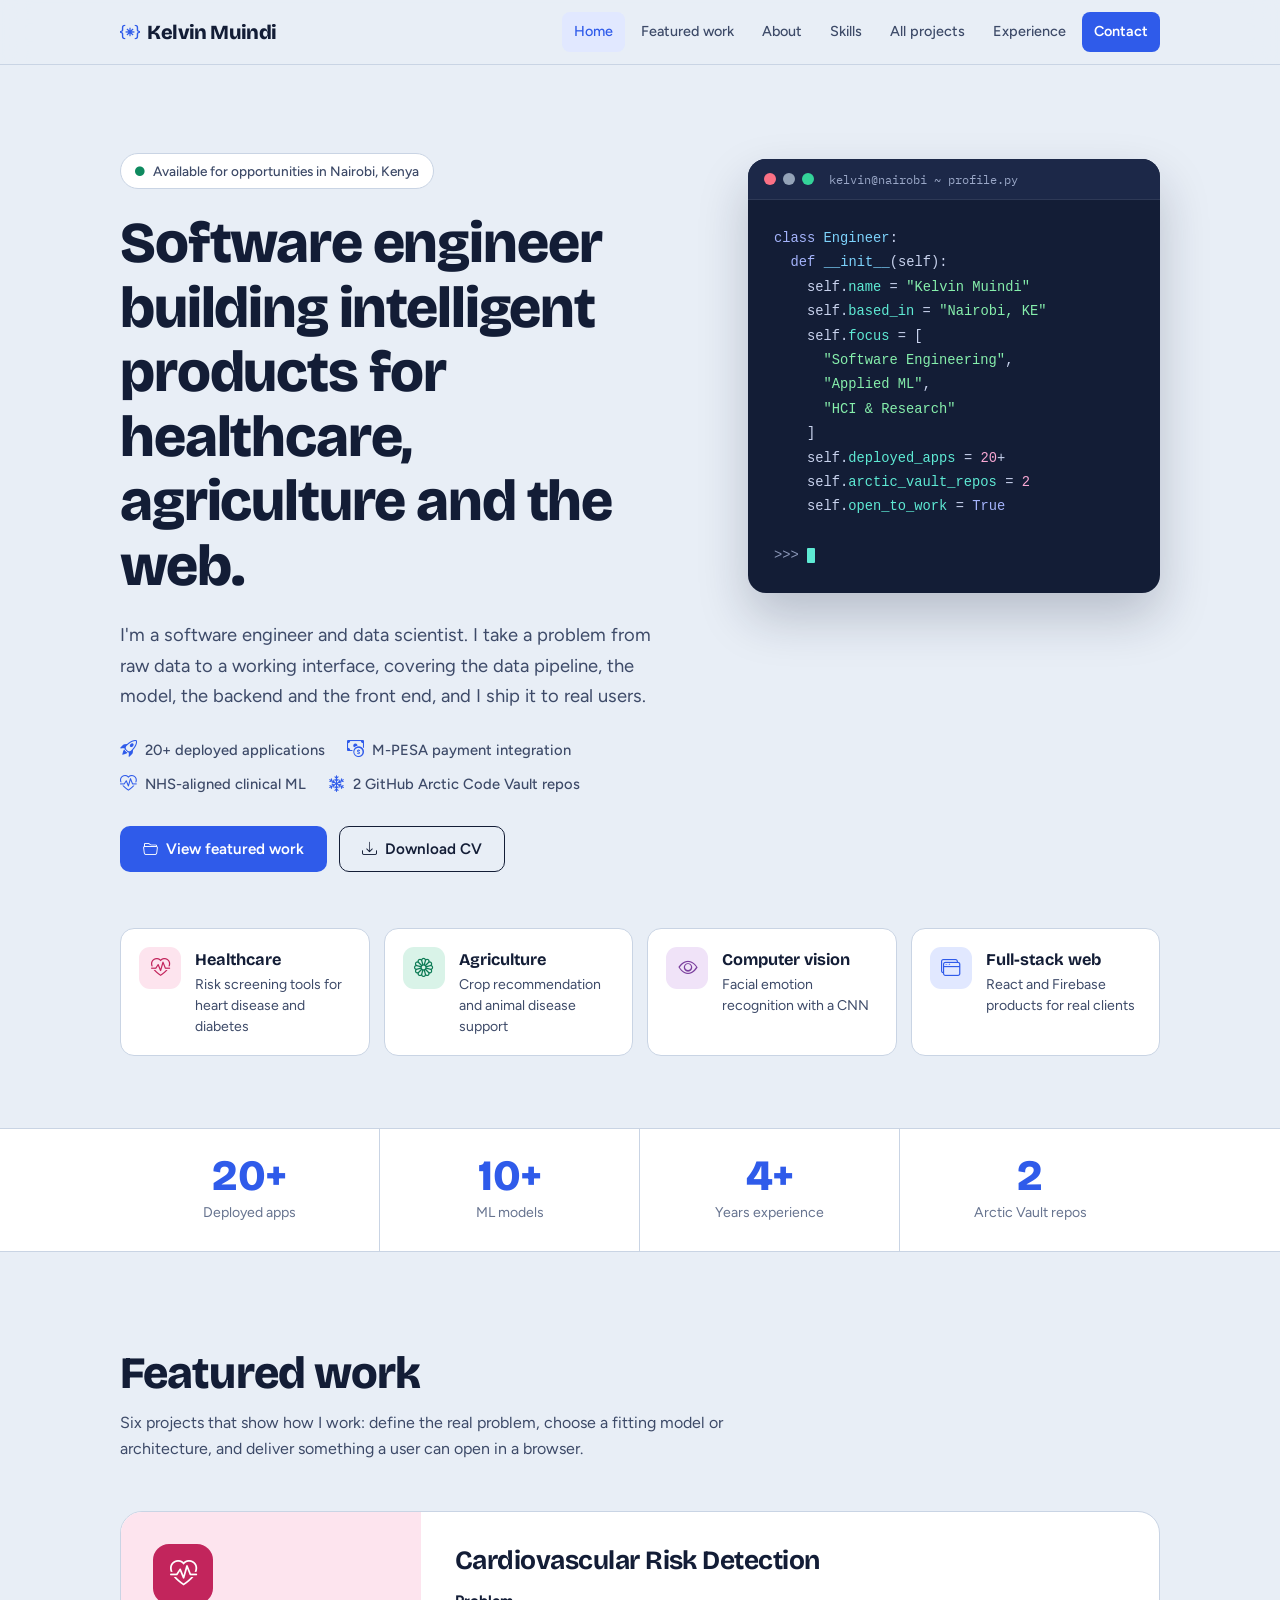
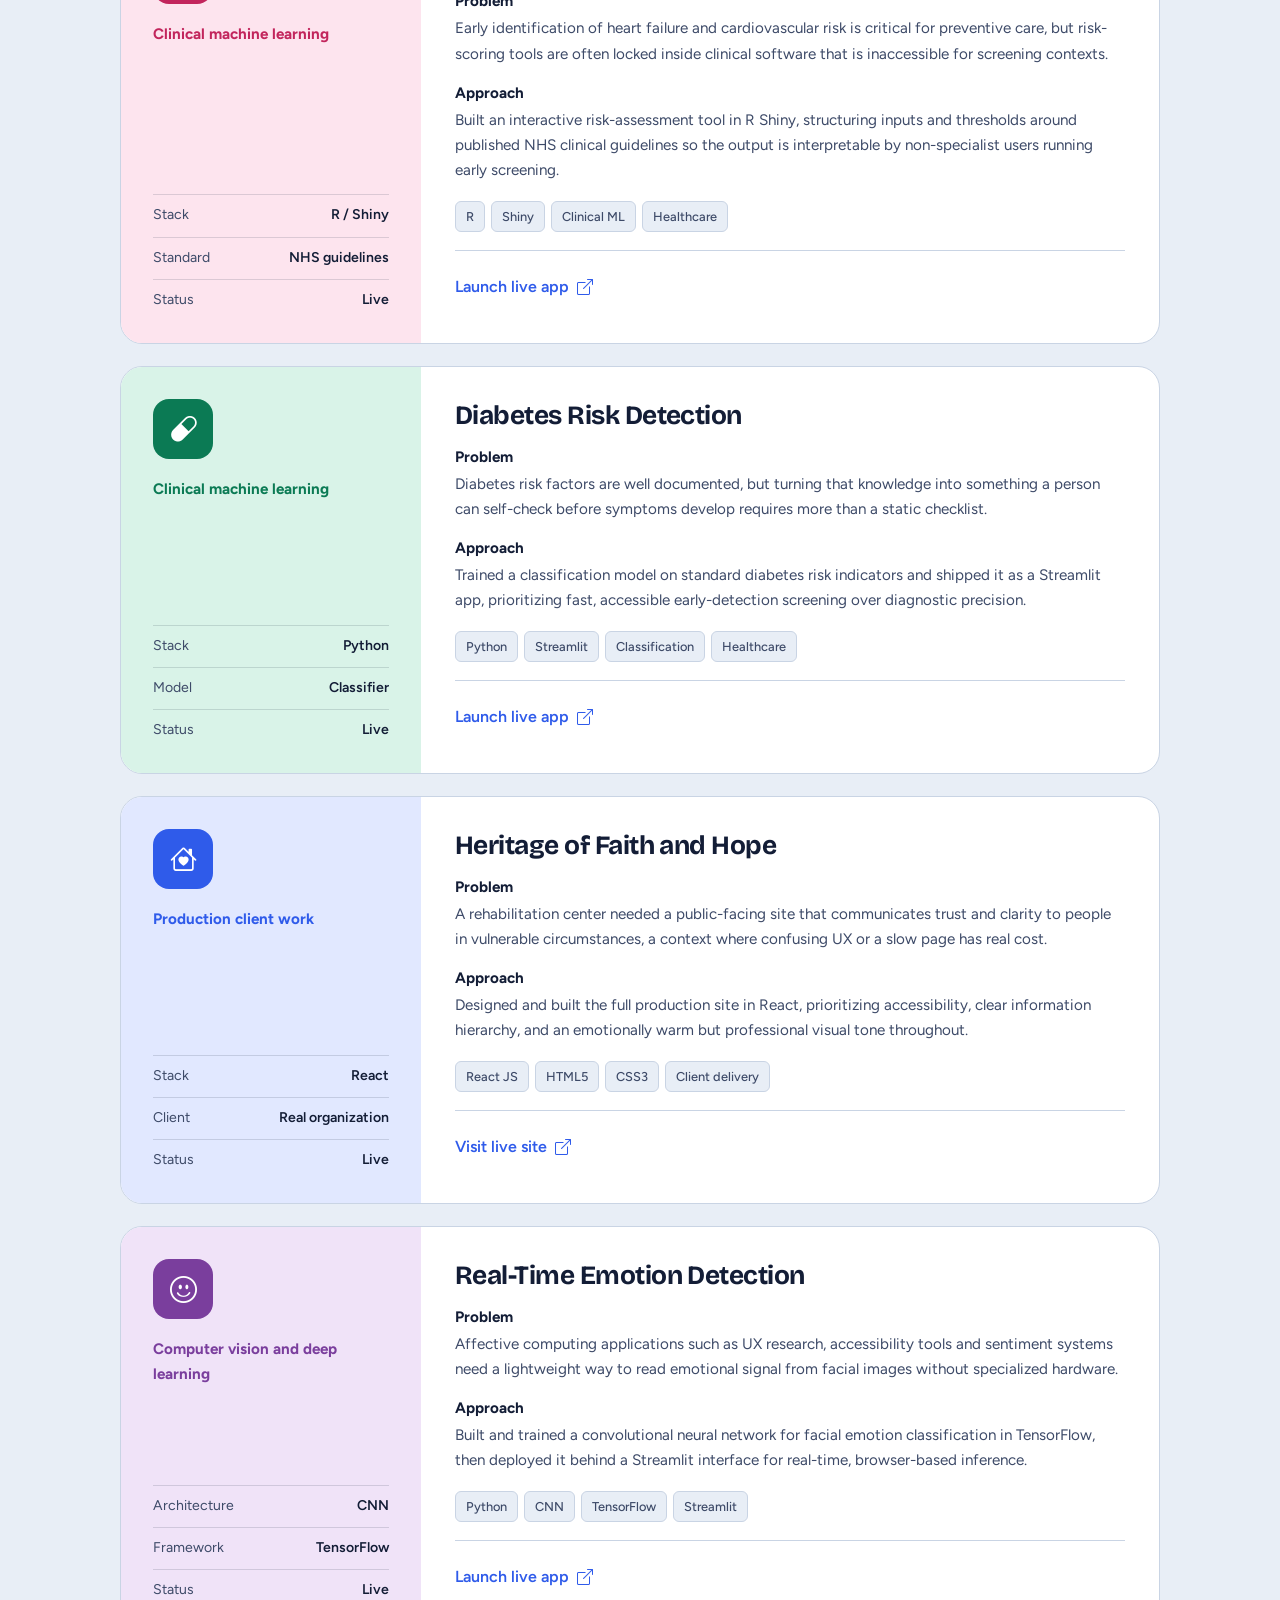
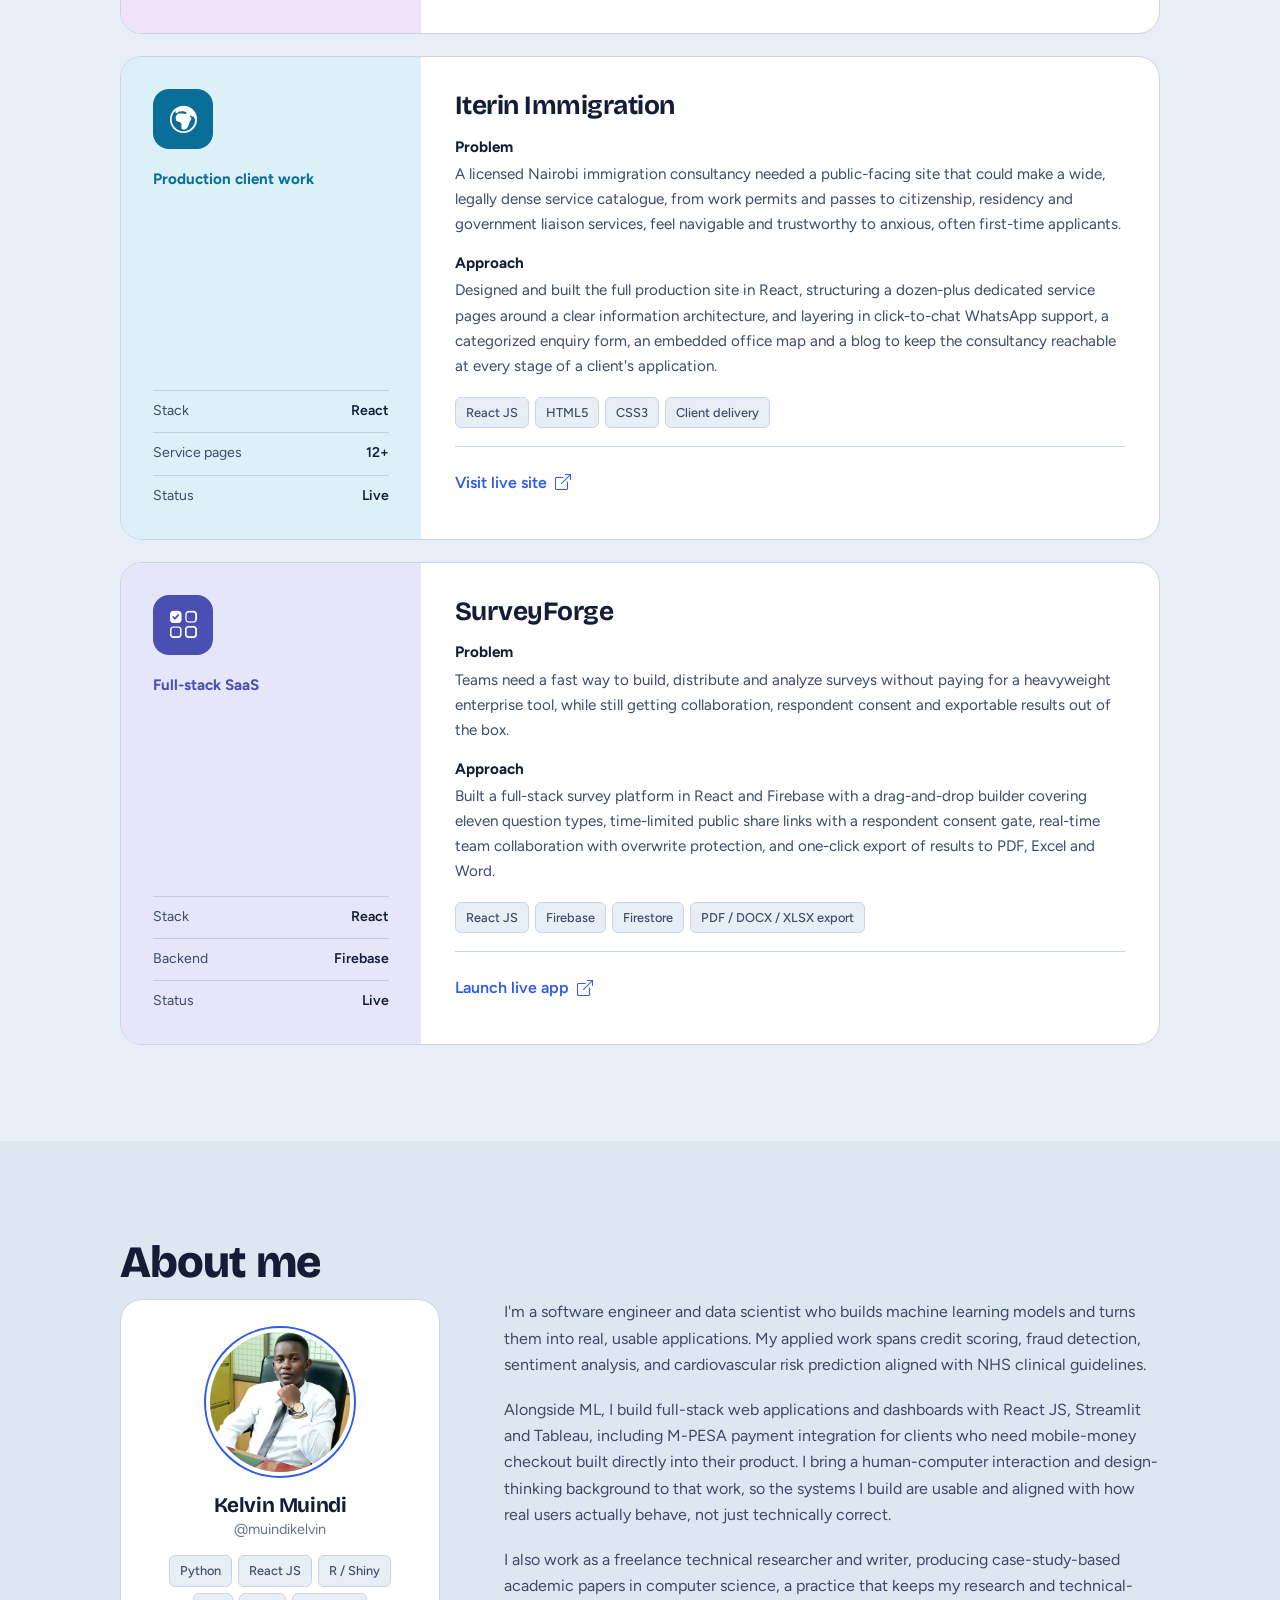
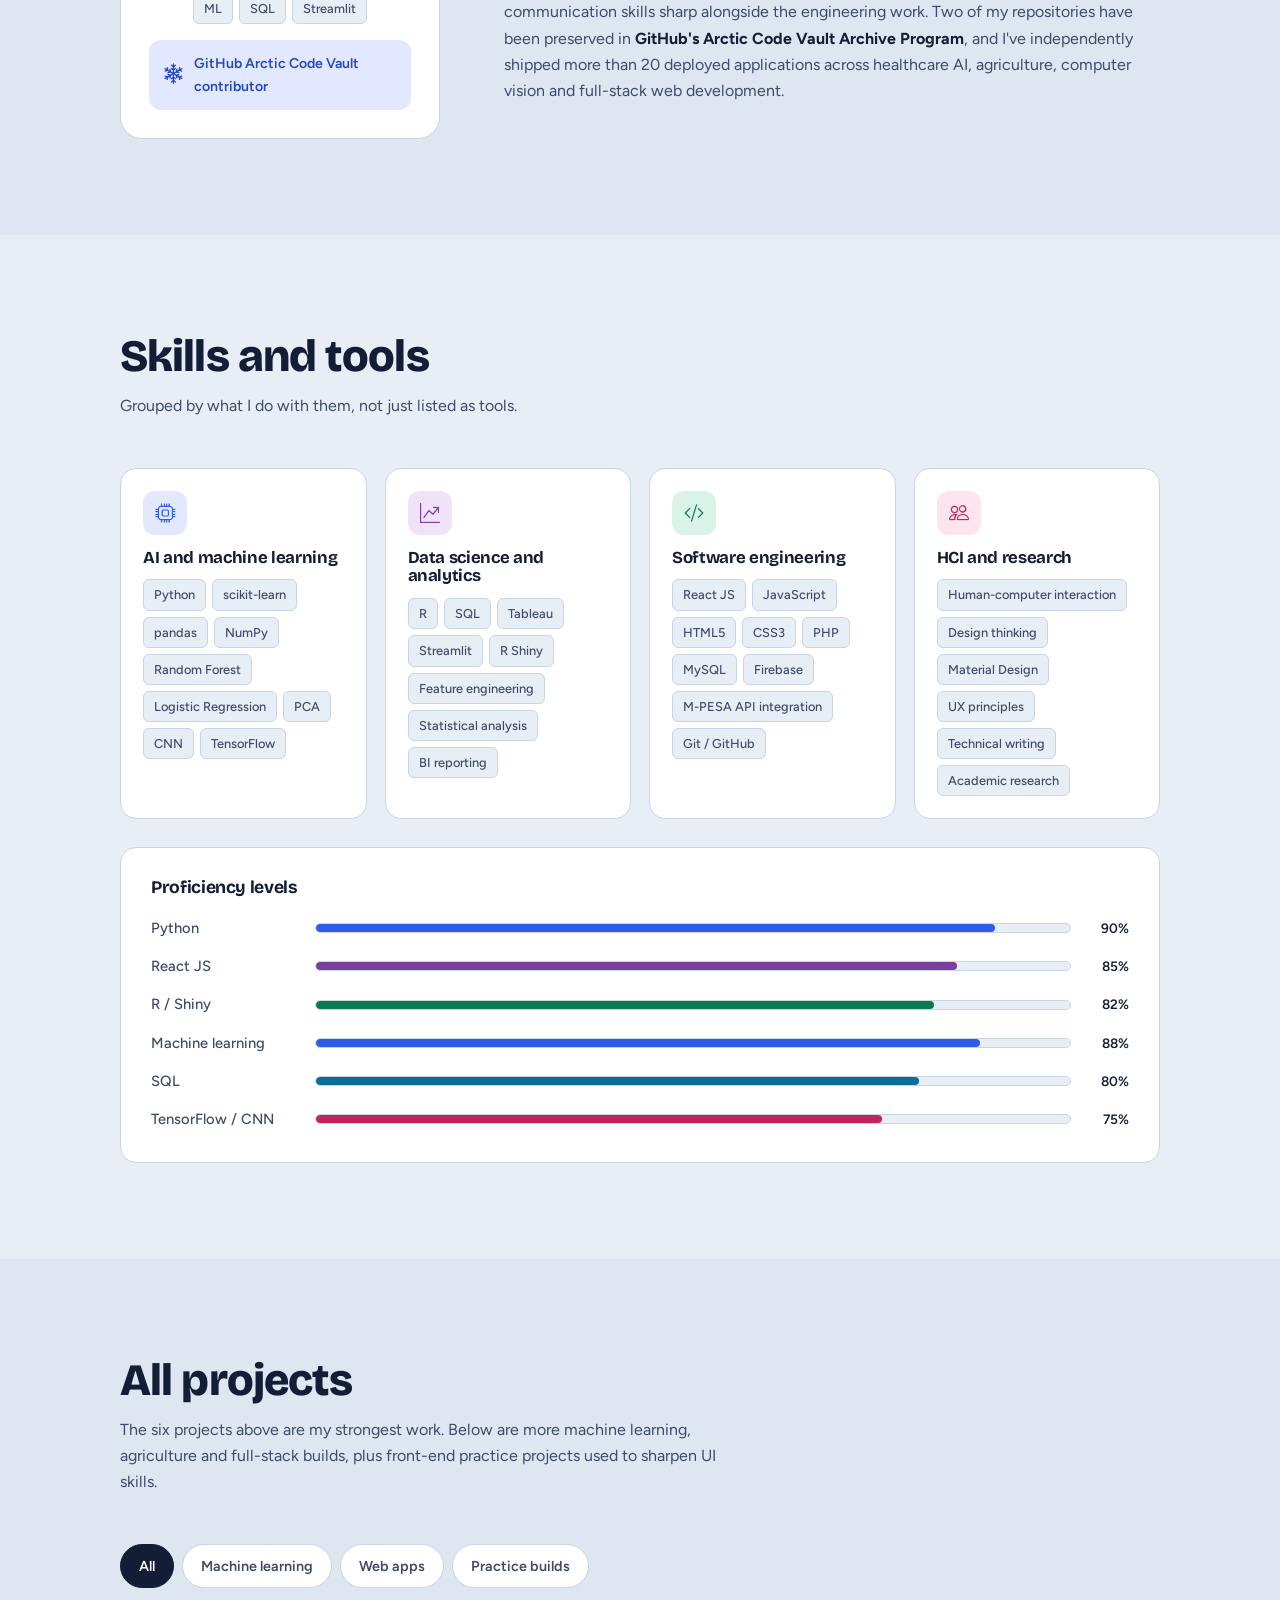
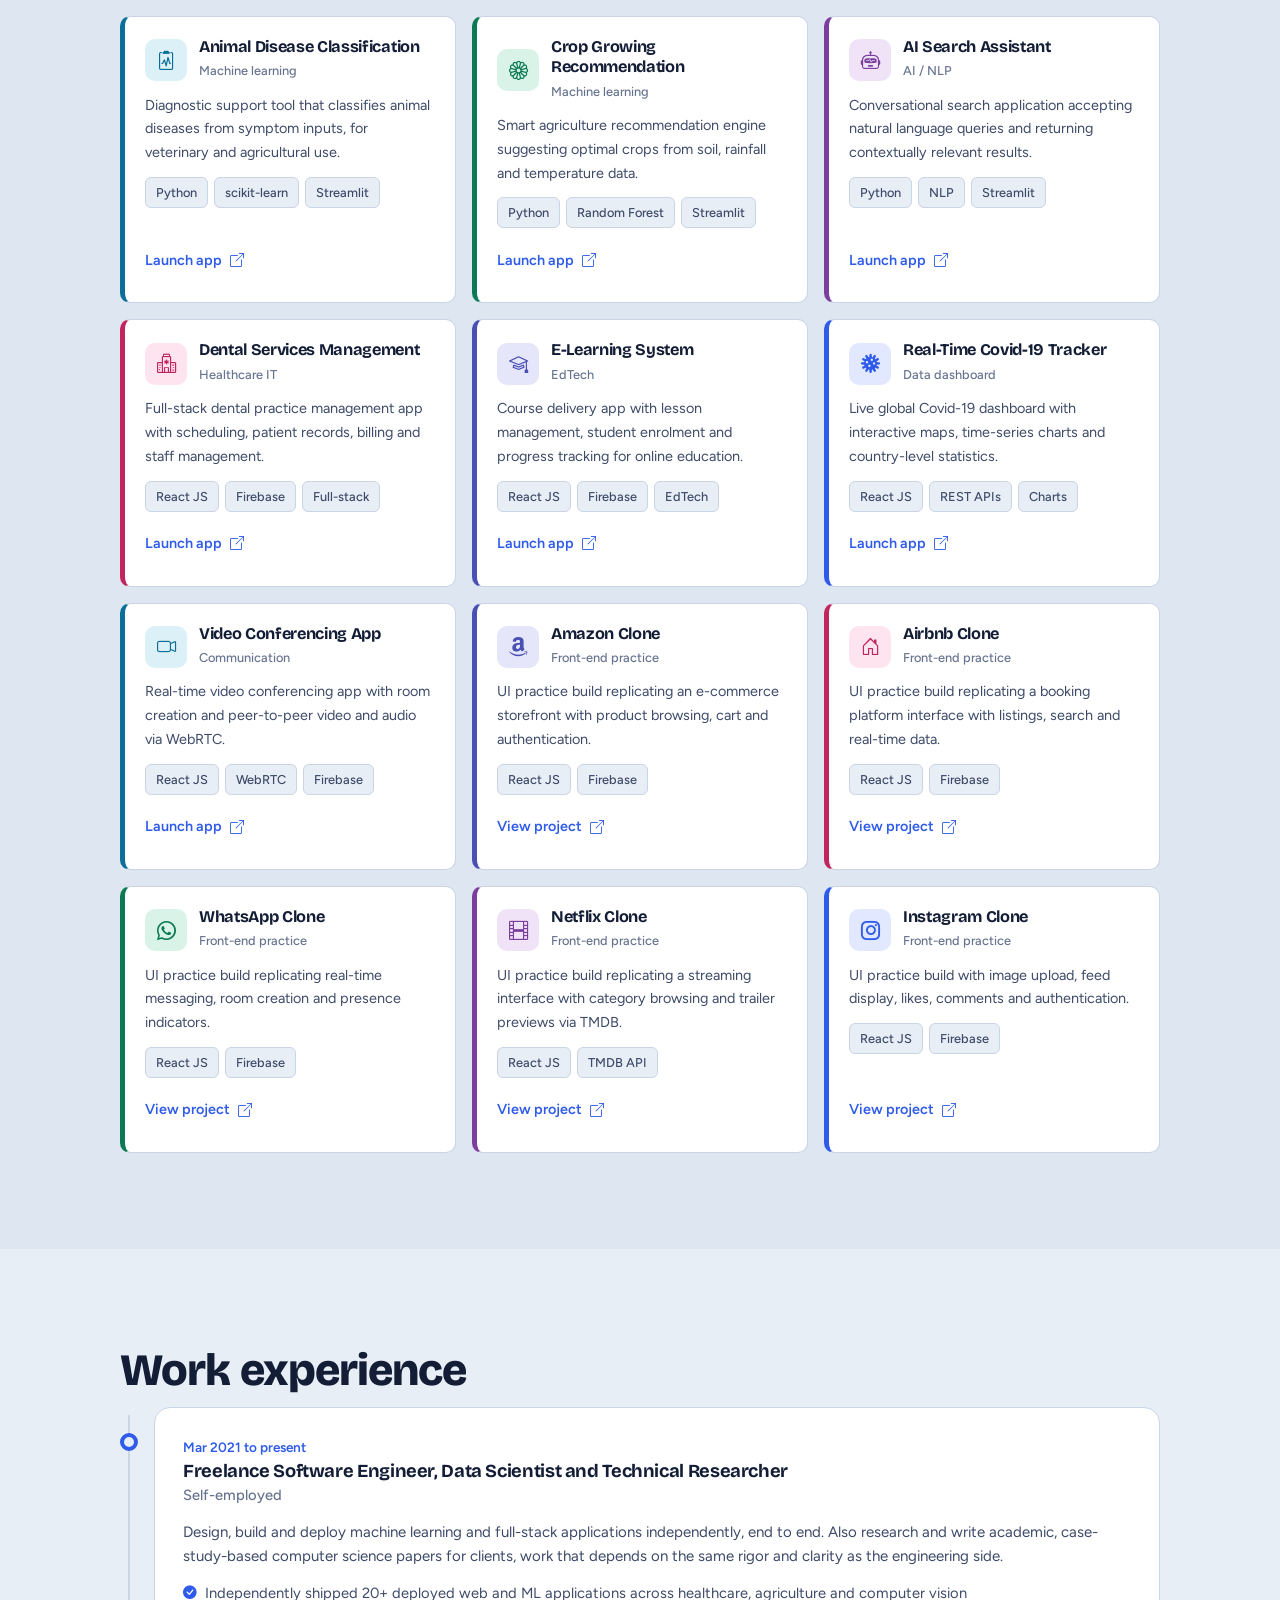
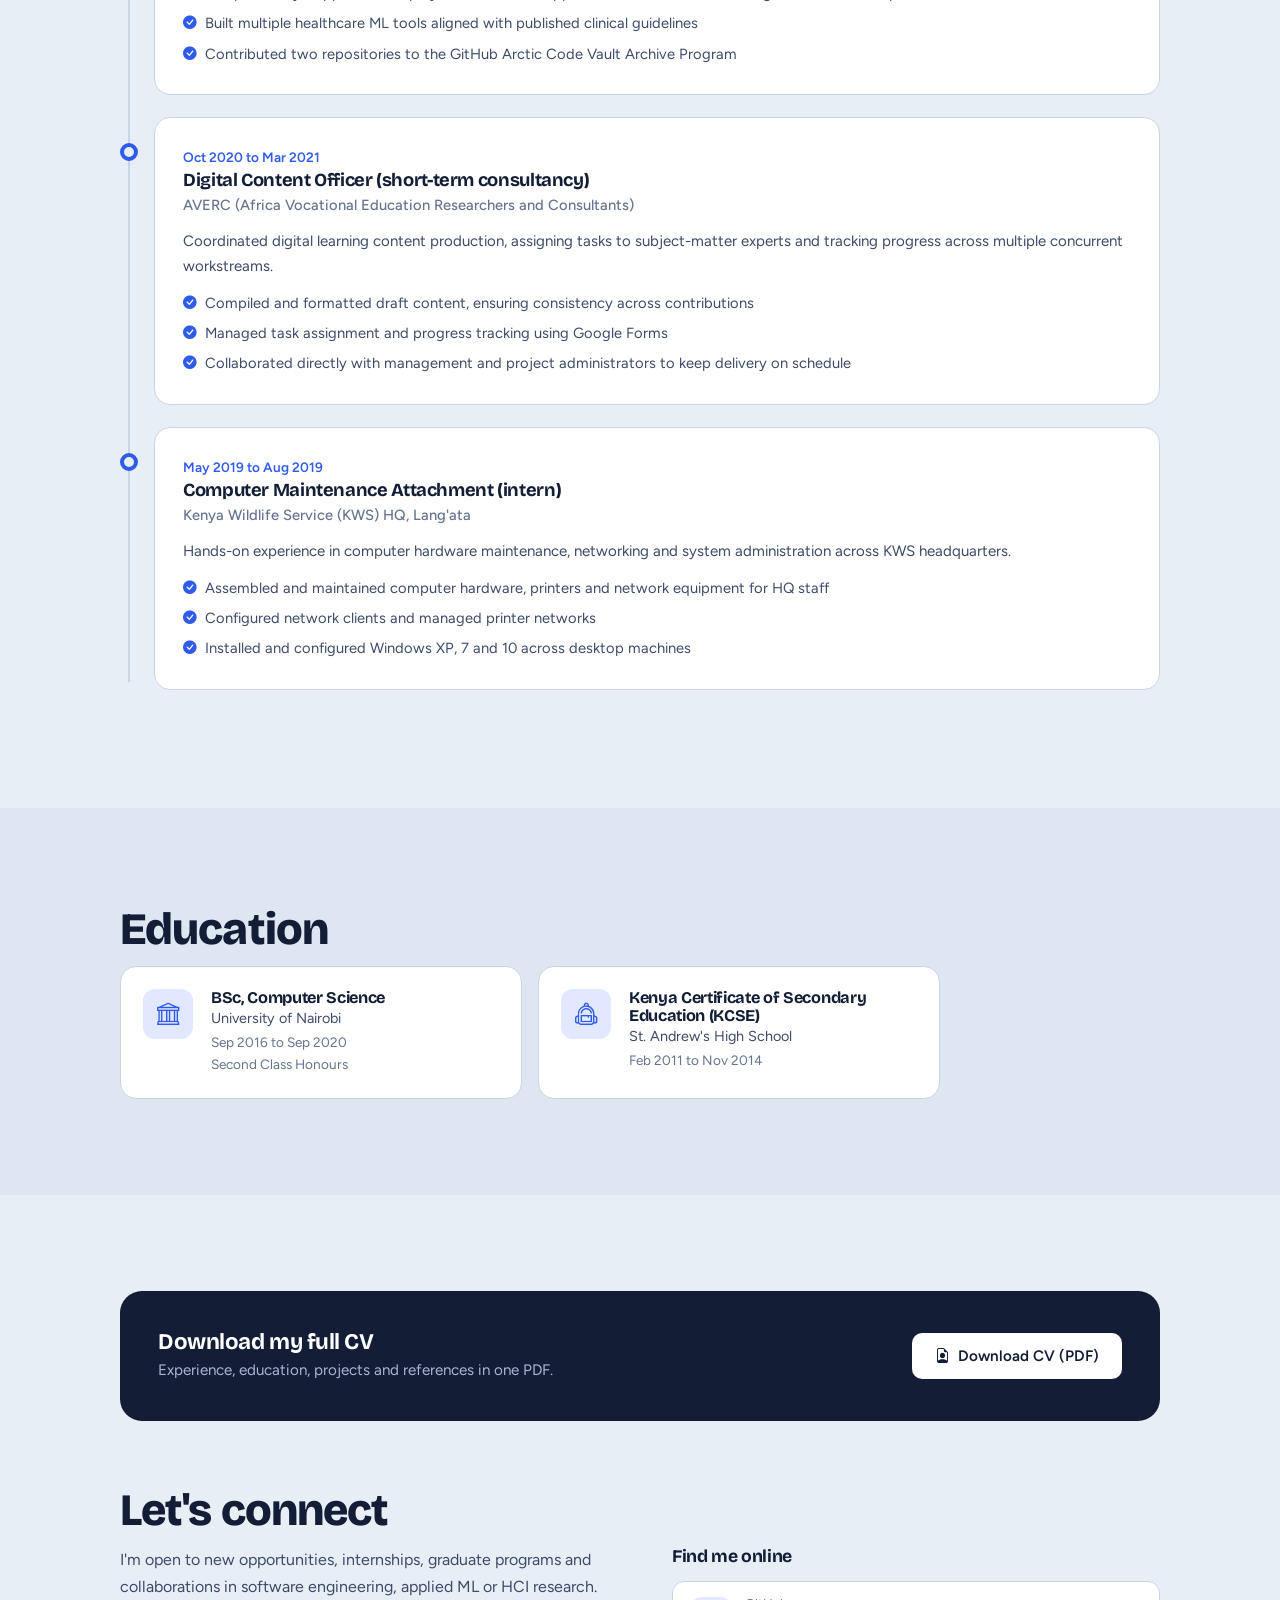
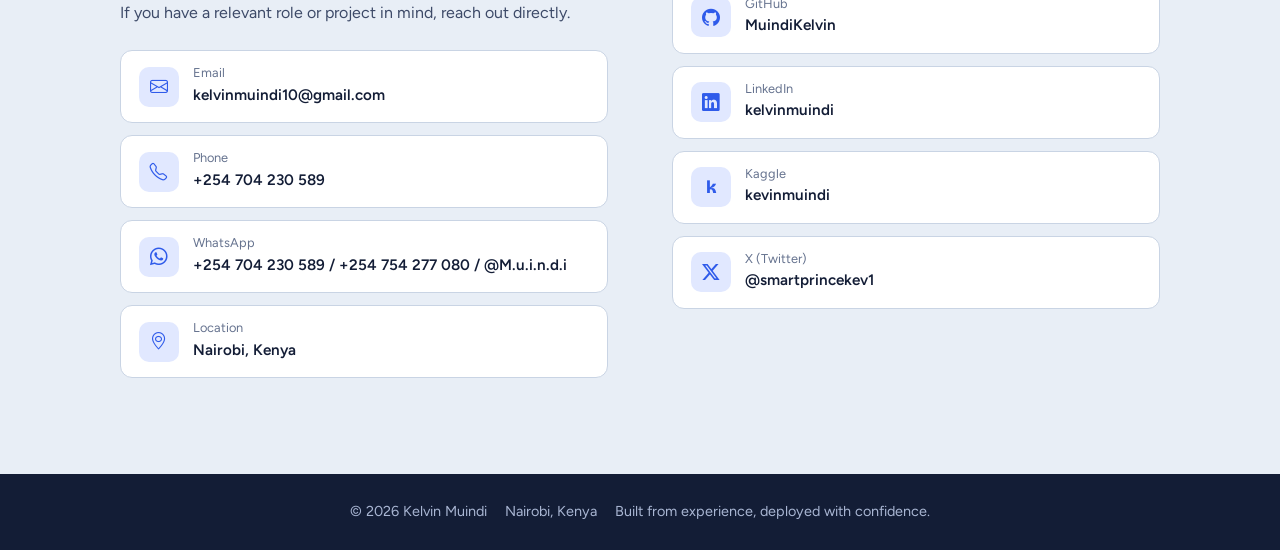
<file: index.html>
<!DOCTYPE html>
<html lang="en">
<head>
<meta charset="UTF-8">
<meta name="viewport" content="width=device-width, initial-scale=1, viewport-fit=cover">
<title>Kelvin Muindi: Software Engineer & Data Scientist</title>
<meta name="description" content="Kelvin Muindi is a software engineer and data scientist based in Nairobi, building intelligent products and full-stack applications across healthcare, agriculture, computer vision and the web. Two repositories preserved in GitHub's Arctic Code Vault.">
<meta name="theme-color" content="#e8eef6">
<link rel="canonical" href="https://muindikelvin.github.io/">
<meta property="og:title" content="Kelvin Muindi: Software Engineer & Data Scientist">
<meta property="og:description" content="20+ deployed applications across healthcare AI, computer vision and full-stack engineering. Two repositories preserved in GitHub's Arctic Code Vault.">
<meta property="og:type" content="website">
<meta property="og:url" content="https://muindikelvin.github.io/">
<meta name="twitter:card" content="summary_large_image">
<link rel="preconnect" href="https://fonts.googleapis.com">
<link rel="preconnect" href="https://fonts.gstatic.com" crossorigin>
<link href="https://fonts.googleapis.com/css2?family=Bricolage+Grotesque:opsz,wght@12..96,500;12..96,700;12..96,800&family=Figtree:wght@400;500;600;700&family=IBM+Plex+Mono:wght@400;500&display=swap" rel="stylesheet">
<script type="application/ld+json">
{
  "@context": "https://schema.org",
  "@type": "Person",
  "name": "Kelvin Muindi",
  "url": "https://muindikelvin.github.io/",
  "jobTitle": "Software Engineer & Data Scientist",
  "address": { "@type": "PostalAddress", "addressLocality": "Nairobi", "addressCountry": "KE" },
  "sameAs": [
    "https://github.com/MuindiKelvin",
    "https://www.linkedin.com/in/kelvin-muindi-b56758162/",
    "https://kaggle.com/kevinmuindi"
  ]
}
</script>
<style>
/* Bootstrap Icons (subset, embedded) */
@font-face{font-family:'bootstrap-icons';font-style:normal;font-weight:400;font-display:block;src:url([data-uri]) format('woff2')}
.bi::before{display:inline-block;font-family:'bootstrap-icons';font-style:normal;font-weight:400;font-variant:normal;text-transform:none;line-height:1;vertical-align:-.125em;-webkit-font-smoothing:antialiased;-moz-osx-font-smoothing:grayscale}
.bi-amazon::before{content:"\f68d"}
.bi-arrow-up::before{content:"\f148"}
.bi-backpack2::before{content:"\f8e2"}
.bi-bank::before{content:"\f62e"}
.bi-box-arrow-up-right::before{content:"\f1c5"}
.bi-braces-asterisk::before{content:"\f70e"}
.bi-camera-video::before{content:"\f21f"}
.bi-capsule::before{content:"\f7df"}
.bi-cash-coin::before{content:"\f632"}
.bi-circle-fill::before{content:"\f287"}
.bi-clipboard2-pulse::before{content:"\f730"}
.bi-code-slash::before{content:"\f2c6"}
.bi-cpu::before{content:"\f2d6"}
.bi-download::before{content:"\f30a"}
.bi-emoji-smile::before{content:"\f327"}
.bi-envelope::before{content:"\f32f"}
.bi-eye::before{content:"\f341"}
.bi-file-earmark-person::before{content:"\f379"}
.bi-film::before{content:"\f3c3"}
.bi-flower1::before{content:"\f3cd"}
.bi-folder2-open::before{content:"\f3d8"}
.bi-geo-alt::before{content:"\f3e8"}
.bi-github::before{content:"\f3ed"}
.bi-globe-europe-africa::before{content:"\f885"}
.bi-graph-up-arrow::before{content:"\f673"}
.bi-heart-pulse::before{content:"\f76f"}
.bi-hospital::before{content:"\f774"}
.bi-house-door::before{content:"\f423"}
.bi-house-heart::before{content:"\f776"}
.bi-instagram::before{content:"\f437"}
.bi-linkedin::before{content:"\f472"}
.bi-list::before{content:"\f479"}
.bi-mortarboard::before{content:"\f6fe"}
.bi-people::before{content:"\f4d0"}
.bi-person-fill::before{content:"\f4da"}
.bi-robot::before{content:"\f6b1"}
.bi-rocket-takeoff::before{content:"\f845"}
.bi-snow2::before{content:"\f56e"}
.bi-telephone::before{content:"\f5c1"}
.bi-twitter-x::before{content:"\f8db"}
.bi-ui-checks-grid::before{content:"\f5f8"}
.bi-virus::before{content:"\f827"}
.bi-whatsapp::before{content:"\f618"}
.bi-window-stack::before{content:"\f6d2"}
.bi-x-lg::before{content:"\f659"}
:root{
  --bg:#e8eef6;
  --bg2:#dde6f1;
  --surface:#ffffff;
  --ink:#131d36;
  --ink2:#3d4a68;
  --ink3:#66738f;
  --line:#c9d4e4;
  --cobalt:#2f5bea;
  --cobalt-dk:#2447c0;
  --tint-cobalt:#e1e8ff;
  --font-head:'Bricolage Grotesque','Segoe UI',system-ui,sans-serif;
  --font-mono:'IBM Plex Mono',ui-monospace,'SFMono-Regular',Consolas,monospace;
  --font-body:'Figtree','Segoe UI',system-ui,-apple-system,sans-serif;
  --pad:clamp(16px,4vw,40px);
  --nav-h:64px;
}
*,*::before,*::after{box-sizing:border-box;margin:0;padding:0}
html{scroll-behavior:smooth;scroll-padding-top:calc(var(--nav-h) + 16px);-webkit-text-size-adjust:100%}
body{
  font-family:var(--font-body);color:var(--ink);background:var(--bg);line-height:1.65;
  font-size:1rem;overflow-x:hidden;
  padding-left:env(safe-area-inset-left,0px);padding-right:env(safe-area-inset-right,0px);
}
img,svg{max-width:100%}
a{color:inherit}
[hidden]{display:none!important}
i.bi{line-height:1;vertical-align:-0.125em}
:focus-visible{outline:3px solid var(--cobalt);outline-offset:3px;border-radius:4px}
.skip-link{position:absolute;left:-9999px;top:0;background:var(--cobalt);color:#fff;padding:10px 18px;z-index:2000;font-weight:600}
.skip-link:focus{left:0}
.container{max-width:1120px;margin:0 auto;padding:0 var(--pad)}
.section{padding:clamp(3.5rem,8vw,6rem) 0}
.section.alt{background:var(--bg2)}
h1,h2,h3{font-family:var(--font-head);line-height:1.12;letter-spacing:-0.02em}
.sec-title{font-size:clamp(1.8rem,4.2vw,2.8rem);font-weight:800;margin-bottom:12px}
.sec-intro{color:var(--ink2);max-width:62ch;margin-bottom:clamp(28px,5vw,48px)}

/* NAV */
nav{position:sticky;top:0;z-index:1000;background:rgba(232,238,246,.92);backdrop-filter:blur(14px);-webkit-backdrop-filter:blur(14px);border-bottom:1px solid var(--line);padding-top:env(safe-area-inset-top,0px)}
.nav-inner{max-width:1120px;margin:0 auto;padding:0 var(--pad);height:var(--nav-h);display:flex;align-items:center;justify-content:space-between;gap:16px}
.logo{font-family:var(--font-head);font-weight:800;font-size:1.25rem;letter-spacing:-0.03em;text-decoration:none;color:var(--ink);display:flex;align-items:center;gap:8px}
.logo i{color:var(--cobalt)}
.nav-links{display:flex;list-style:none;gap:4px;align-items:center}
.nav-links a{display:block;text-decoration:none;font-size:.9rem;font-weight:500;color:var(--ink2);padding:8px 12px;border-radius:8px;transition:background .2s,color .2s}
.nav-links a:hover{background:var(--bg2);color:var(--ink)}
.nav-links a.active{color:var(--cobalt);background:var(--tint-cobalt)}
.nav-links a.nav-cta{background:var(--cobalt);color:#fff;font-weight:600}
.nav-links a.nav-cta:hover{background:var(--cobalt-dk)}
.menu-toggle{display:none;background:var(--surface);border:1px solid var(--line);color:var(--ink);width:44px;height:44px;border-radius:10px;font-size:1.3rem;cursor:pointer;align-items:center;justify-content:center}

/* BUTTONS */
.btn{display:inline-flex;align-items:center;justify-content:center;gap:8px;min-height:46px;padding:12px 22px;border-radius:10px;font:600 .95rem var(--font-body);text-decoration:none;border:1.5px solid transparent;cursor:pointer;transition:background .2s,border-color .2s,color .2s}
.btn-primary{background:var(--cobalt);color:#fff}
.btn-primary:hover{background:var(--cobalt-dk)}
.btn-outline{background:transparent;color:var(--ink);border-color:var(--ink)}
.btn-outline:hover{background:var(--ink);color:#fff}

/* HERO */
#home{padding:clamp(2.5rem,7vw,5.5rem) 0 clamp(2.5rem,6vw,4.5rem)}
.hero-grid{
  display:grid;
  grid-template-columns:minmax(0,1.35fr) minmax(0,1fr);
  gap:clamp(32px,6vw,72px);
  align-items:start; /* was: center. Terminal now lines up with the top of the content */
}
.status{display:inline-flex;align-items:center;gap:8px;background:var(--surface);border:1px solid var(--line);border-radius:999px;padding:6px 14px;font-size:.85rem;font-weight:500;color:var(--ink2);margin-bottom:22px}
.status i{color:#0f8a5f;font-size:.6rem}
.hero h1{
  font-size:clamp(2.2rem,4.6vw,3.6rem); /* was 6vw / 4.1rem */
  font-weight:800;
  margin-bottom:22px;
  max-width:24ch; /* was 18ch */
}
.hero-desc{font-size:clamp(1rem,1.6vw,1.15rem);color:var(--ink2);max-width:56ch;margin-bottom:26px}
.facts{list-style:none;display:flex;flex-wrap:wrap;gap:10px 22px;margin-bottom:30px;font-size:.92rem;color:var(--ink2);font-weight:500}
.facts li{display:flex;align-items:center;gap:8px}
.facts i{color:var(--cobalt);font-size:1.05rem}
.hero-ctas{display:flex;flex-wrap:wrap;gap:12px}
/* TERMINAL */
.terminal{
  background:var(--ink);border-radius:18px;overflow:hidden;box-shadow:0 24px 50px rgba(19,29,54,.22);max-width:100%;
  margin-top:6px;                      /* lines the top edge up with the status pill */
  position:sticky;                     /* optional: stays in view while the left column scrolls */
  top:calc(var(--nav-h) + 24px);
}
.term-bar{display:flex;align-items:center;gap:7px;padding:12px 16px;background:#1c2848;border-bottom:1px solid rgba(255,255,255,.08)}
.term-bar .d{width:12px;height:12px;border-radius:50%;flex:none}
.d.r{background:#fb7185}.d.s{background:#94a3b8}.d.g{background:#34d399}
.term-title{margin-left:8px;font:400 .78rem var(--font-mono);color:#9aa7c7;white-space:nowrap;overflow:hidden;text-overflow:ellipsis}
.term-body{margin:0;padding:clamp(16px,3vw,26px);font:400 clamp(.74rem,1.5vw,.86rem)/1.7 var(--font-mono);color:#c9d3ee;overflow-x:auto;white-space:pre;tab-size:2}
.term-body .k{color:#a5b4fc}.term-body .f{color:#7dd3fc}.term-body .a{color:#5eead4}
.term-body .s{color:#86efac}.term-body .n{color:#f9a8d4}.term-body .c{color:#8b97b8}
.cursor{display:inline-block;width:.6em;height:1.1em;background:#5eead4;vertical-align:text-bottom;border-radius:1px;animation:blink 1.1s step-end infinite}
@keyframes blink{50%{opacity:0}}
@media(prefers-reduced-motion:reduce){.cursor{animation:none}}

/* WHERE I BUILD */
.domains{list-style:none;display:grid;grid-template-columns:repeat(auto-fit,minmax(min(100%,230px),1fr));gap:14px;margin-top:clamp(32px,6vw,56px)}
.domain{display:flex;gap:14px;align-items:flex-start;background:var(--surface);border:1px solid var(--line);border-radius:14px;padding:18px}
.domain i{flex:none;width:42px;height:42px;border-radius:11px;display:flex;align-items:center;justify-content:center;font-size:1.2rem;background:var(--t);color:var(--c)}
.domain strong{display:block;font-family:var(--font-head);font-size:1.02rem}
.domain span{font-size:.88rem;color:var(--ink2);line-height:1.5;display:block}

/* STATS */
.stats{background:var(--surface);border-block:1px solid var(--line)}
.stats-grid{max-width:1120px;margin:0 auto;padding:0 var(--pad);display:grid;grid-template-columns:repeat(4,1fr)}
.stat{padding:26px 12px;text-align:center;border-right:1px solid var(--line)}
.stat:last-child{border-right:none}
.stat b{display:block;font-family:var(--font-head);font-size:clamp(1.9rem,4vw,2.7rem);font-weight:800;color:var(--cobalt);line-height:1}
.stat span{font-size:.88rem;color:var(--ink3)}

/* CASE STUDIES */
.cases{display:flex;flex-direction:column;gap:22px}
.case{display:grid;grid-template-columns:minmax(0,300px) minmax(0,1fr);background:var(--surface);border:1px solid var(--line);border-radius:22px;overflow:hidden}
.case-side{background:var(--t);color:var(--c);padding:clamp(22px,3vw,32px);display:flex;flex-direction:column;gap:18px}
.case-side>i{width:60px;height:60px;border-radius:16px;background:var(--c);color:#fff;display:flex;align-items:center;justify-content:center;font-size:1.7rem}
.case-domain{font-weight:700;font-size:.95rem;color:var(--c)}
.case-meta{margin-top:auto;display:grid;gap:10px}
.case-meta div{display:flex;justify-content:space-between;gap:12px;border-top:1px solid rgba(19,29,54,.14);padding-top:8px;font-size:.88rem;color:var(--ink2)}
.case-meta b{color:var(--ink);font-weight:600;text-align:right}
.case-body{padding:clamp(22px,3vw,34px);display:flex;flex-direction:column}
.case-body h3{font-size:clamp(1.3rem,2.4vw,1.65rem);font-weight:700;margin-bottom:14px}
.case-body h4{font-size:.95rem;font-weight:700;color:var(--ink);margin-bottom:2px}
.case-body p{color:var(--ink2);font-size:.95rem;margin-bottom:14px}
.chips{display:flex;flex-wrap:wrap;gap:6px;margin:4px 0 18px;list-style:none}
.chips li{font-size:.8rem;font-weight:500;padding:4px 10px;border-radius:6px;background:var(--bg);color:var(--ink2);border:1px solid var(--line)}
.case-foot{margin-top:auto;padding-top:14px;border-top:1px solid var(--line)}
.link{display:inline-flex;align-items:center;gap:8px;font-weight:600;color:var(--cobalt);text-decoration:none;min-height:44px}
.link:hover{text-decoration:underline;text-underline-offset:4px}

/* ABOUT */
.about-grid{display:grid;grid-template-columns:minmax(0,320px) minmax(0,1fr);gap:clamp(28px,6vw,64px);align-items:start}
.profile{background:var(--surface);border:1px solid var(--line);border-radius:22px;padding:28px;text-align:center}
.avatar{width:148px;height:148px;border-radius:50%;margin:0 auto 18px;background:var(--tint-cobalt);color:var(--cobalt);display:flex;align-items:center;justify-content:center;font-size:3.5rem;overflow:hidden;border:4px solid var(--surface);box-shadow:0 0 0 2px var(--cobalt)}
.avatar img{width:100%;height:100%;object-fit:cover}
.profile h3{font-size:1.3rem;font-weight:700}
.profile .handle{color:var(--ink3);font-size:.9rem;margin-bottom:14px}
.profile .chips{justify-content:center;margin-bottom:16px}
.vault{display:flex;gap:10px;align-items:center;text-align:left;background:var(--tint-cobalt);border-radius:12px;padding:12px 14px;font-size:.88rem;font-weight:600;color:var(--cobalt-dk)}
.vault i{font-size:1.3rem}
.about-text p{color:var(--ink2);margin-bottom:18px;max-width:68ch}
.about-text strong{color:var(--ink)}

/* SKILLS */
.skills-grid{display:grid;grid-template-columns:repeat(auto-fit,minmax(min(100%,240px),1fr));gap:18px}
.skill{background:var(--surface);border:1px solid var(--line);border-radius:16px;padding:22px}
.skill>i{display:inline-flex;width:44px;height:44px;border-radius:12px;align-items:center;justify-content:center;font-size:1.25rem;background:var(--t);color:var(--c);margin-bottom:14px}
.skill h3{font-size:1.05rem;font-weight:700;margin-bottom:12px}
.skill .chips{margin-bottom:0}
.levels{margin-top:28px;background:var(--surface);border:1px solid var(--line);border-radius:16px;padding:clamp(20px,3vw,30px)}
.levels h3{font-size:1.1rem;font-weight:700;margin-bottom:18px}
.level{display:grid;grid-template-columns:150px minmax(0,1fr) 44px;gap:14px;align-items:center;margin-bottom:14px}
.level:last-child{margin-bottom:0}
.level span{font-size:.92rem;font-weight:500;color:var(--ink2)}
.level em{font-style:normal;font-size:.85rem;font-weight:600;color:var(--ink);text-align:right}
.bar{height:10px;border-radius:6px;background:var(--bg);border:1px solid var(--line);overflow:hidden}
.bar i{display:block;height:100%;width:var(--w);background:var(--c);border-radius:6px}

/* PROJECTS */
.filters{display:flex;flex-wrap:wrap;gap:8px;margin-bottom:28px}
.filter{background:var(--surface);border:1px solid var(--line);color:var(--ink2);padding:8px 18px;min-height:44px;border-radius:999px;font:600 .9rem var(--font-body);cursor:pointer;transition:background .2s,color .2s,border-color .2s}
.filter:hover{border-color:var(--cobalt);color:var(--cobalt)}
.filter[aria-pressed="true"]{background:var(--ink);border-color:var(--ink);color:#fff}
.projects{display:grid;grid-template-columns:repeat(auto-fill,minmax(min(100%,290px),1fr));gap:16px}
.proj{background:var(--surface);border:1px solid var(--line);border-left:5px solid var(--c);border-radius:10px;padding:20px;display:flex;flex-direction:column;gap:6px}
.proj-head{display:flex;gap:12px;align-items:center;margin-bottom:4px}
.proj-head>i{flex:none;width:42px;height:42px;border-radius:10px;background:var(--t);color:var(--c);display:flex;align-items:center;justify-content:center;font-size:1.2rem}
.proj h3{font-size:1.02rem;font-weight:700;line-height:1.25}
.proj small{color:var(--ink3);font-size:.8rem;font-weight:500}
.proj p{font-size:.9rem;color:var(--ink2)}
.proj .chips{margin:6px 0 4px}
.proj .link{margin-top:auto;font-size:.9rem}

/* EXPERIENCE */
.timeline{list-style:none;position:relative;padding-left:34px}
.timeline::before{content:'';position:absolute;left:8px;top:8px;bottom:8px;width:2px;background:var(--line)}
.tl{position:relative;margin-bottom:22px}
.tl::before{content:'';position:absolute;left:-34px;top:26px;width:18px;height:18px;border-radius:50%;background:var(--bg);border:4px solid var(--cobalt)}
.tl-card{background:var(--surface);border:1px solid var(--line);border-radius:16px;padding:clamp(18px,3vw,28px)}
.tl-date{font-size:.85rem;font-weight:600;color:var(--cobalt)}
.tl-card h3{font-size:1.15rem;font-weight:700;margin:2px 0}
.tl-company{color:var(--ink3);font-weight:500;font-size:.92rem;margin-bottom:12px}
.tl-card p{color:var(--ink2);font-size:.94rem;margin-bottom:12px}
.tl-card ul{list-style:none;display:grid;gap:6px}
.tl-card li{position:relative;padding-left:22px;font-size:.92rem;color:var(--ink2)}
.tl-card li::before{content:'\F26A';font-family:'bootstrap-icons';position:absolute;left:0;top:2px;color:var(--cobalt);font-size:.85rem;line-height:1.4}

/* EDUCATION */
.edu{display:grid;grid-template-columns:repeat(auto-fit,minmax(min(100%,300px),1fr));gap:16px;max-width:820px}
.edu-card{display:flex;gap:18px;background:var(--surface);border:1px solid var(--line);border-radius:16px;padding:22px}
.edu-card>i{flex:none;width:50px;height:50px;border-radius:12px;background:var(--tint-cobalt);color:var(--cobalt);display:flex;align-items:center;justify-content:center;font-size:1.4rem}
.edu-card h3{font-size:1.02rem;font-weight:700}
.edu-card p{font-size:.9rem;color:var(--ink2)}
.edu-card .muted{color:var(--ink3);font-size:.85rem}

/* CONTACT */
.cv{display:flex;flex-wrap:wrap;align-items:center;justify-content:space-between;gap:20px;background:var(--ink);color:#fff;border-radius:22px;padding:clamp(22px,4vw,38px);margin-bottom:clamp(40px,7vw,64px)}
.cv h3{font-size:1.4rem;font-weight:700;margin-bottom:4px}
.cv p{color:#a9b6d3;font-size:.95rem}
.cv .btn-primary{background:#fff;color:var(--ink)}
.cv .btn-primary:hover{background:var(--tint-cobalt)}
.contact-grid{display:grid;grid-template-columns:minmax(0,1fr) minmax(0,1fr);gap:clamp(28px,6vw,64px);align-items:start}
.contact-intro{color:var(--ink2);margin-bottom:24px;max-width:56ch}
.rows{display:grid;gap:12px}
.row{display:flex;gap:14px;align-items:center;background:var(--surface);border:1px solid var(--line);border-radius:12px;padding:14px 18px;text-decoration:none;color:inherit;min-height:60px;transition:border-color .2s}
a.row:hover{border-color:var(--cobalt)}
.row>i,.row>.k{flex:none;width:40px;height:40px;border-radius:10px;background:var(--tint-cobalt);color:var(--cobalt);display:flex;align-items:center;justify-content:center;font-size:1.1rem;font-weight:800;font-family:var(--font-head)}
.row small{display:block;font-size:.8rem;color:var(--ink3);line-height:1.3}
.row b{font-weight:600;font-size:.95rem;overflow-wrap:anywhere}
.row b a{color:inherit;text-decoration:none;white-space:nowrap}
.row b a:hover{color:var(--cobalt);text-decoration:underline;text-underline-offset:3px}
.social-title{font-family:var(--font-head);font-weight:700;font-size:1.1rem;margin-bottom:14px}

footer{background:var(--ink);color:#a9b6d3;padding:26px 0 calc(26px + env(safe-area-inset-bottom,0px));font-size:.9rem;text-align:center}
.footer-inner{display:flex;flex-wrap:wrap;justify-content:center;gap:6px 18px}

.top{position:fixed;right:max(16px,env(safe-area-inset-right,0px));bottom:max(16px,env(safe-area-inset-bottom,0px));width:46px;height:46px;border-radius:12px;border:none;background:var(--cobalt);color:#fff;font-size:1.2rem;cursor:pointer;display:flex;align-items:center;justify-content:center;opacity:0;visibility:hidden;transition:opacity .2s,visibility .2s;z-index:900}
.top.show{opacity:1;visibility:visible}
.top:hover{background:var(--cobalt-dk)}

/* tones */
.t-cobalt{--c:#2f5bea;--t:#e1e8ff}
.t-rose{--c:#c2255c;--t:#fde4ee}
.t-emerald{--c:#0b7a54;--t:#d9f3e8}
.t-plum{--c:#7a3e9d;--t:#f0e3f8}
.t-sky{--c:#0a6e99;--t:#dcf0f8}
.t-indigo{--c:#4a4fb3;--t:#e5e6fa}

/* RESPONSIVE */
@media(max-width:960px){
  .hero-grid,.about-grid,.contact-grid{grid-template-columns:minmax(0,1fr)}
  .hero h1{max-width:22ch}
  .terminal{max-width:560px;position:static;margin-top:0} /* sticky off when stacked */
  .profile{max-width:420px}
}
@media(max-width:820px){
  .menu-toggle{display:flex}
  .nav-links{display:none;position:absolute;top:100%;left:0;right:0;flex-direction:column;align-items:stretch;gap:2px;padding:12px var(--pad) 18px;background:var(--bg);border-bottom:1px solid var(--line);max-height:calc(100vh - var(--nav-h));max-height:calc(100svh - var(--nav-h));overflow-y:auto}
  .nav-links.open{display:flex}
  .nav-links a{padding:13px 14px;font-size:1rem}
  .case{grid-template-columns:minmax(0,1fr)}
  .case-side{flex-direction:row;flex-wrap:wrap;align-items:center}
  .case-side>i{width:52px;height:52px;font-size:1.5rem}
  .case-meta{margin-top:0;width:100%}
  .stats-grid{grid-template-columns:repeat(2,1fr)}
  .stat:nth-child(2){border-right:none}
  .stat:nth-child(-n+2){border-bottom:1px solid var(--line)}
}
@media(max-width:520px){
  .level{grid-template-columns:96px minmax(0,1fr) 40px;gap:10px}
  .hero-ctas .btn,.cv .btn{width:100%}
  .timeline{padding-left:28px}
  .tl::before{left:-28px}
  .timeline::before{left:5px}
  .edu-card{padding:18px}
}
@media(max-width:360px){
  .logo{font-size:1.1rem}
  .filter{padding:8px 14px}
}
@media(min-width:1600px){
  html{font-size:112.5%}
}
@media(prefers-reduced-motion:reduce){
  html{scroll-behavior:auto}
  *,*::before,*::after{transition-duration:.01ms!important;animation-duration:.01ms!important}
}
@media print{
  nav,.top,.filters{display:none}
  body{background:#fff}
}
</style>
</head>
<body>

<a href="#main" class="skip-link">Skip to main content</a>

<button class="top" id="top" aria-label="Back to top"><i class="bi bi-arrow-up" aria-hidden="true"></i></button>

<nav aria-label="Primary">
  <div class="nav-inner">
    <a href="#home" class="logo" aria-label="Kelvin Muindi, home"><i class="bi bi-braces-asterisk" aria-hidden="true"></i>Kelvin Muindi</a>
    <ul class="nav-links" id="navLinks">
      <li><a href="#home">Home</a></li>
      <li><a href="#work">Featured work</a></li>
      <li><a href="#about">About</a></li>
      <li><a href="#skills">Skills</a></li>
      <li><a href="#projects">All projects</a></li>
      <li><a href="#experience">Experience</a></li>
      <li><a href="#contact" class="nav-cta">Contact</a></li>
    </ul>
    <button class="menu-toggle" id="menuToggle" aria-label="Toggle navigation menu" aria-expanded="false" aria-controls="navLinks"><i class="bi bi-list" aria-hidden="true"></i></button>
  </div>
</nav>

<main id="main">

<!-- HERO -->
<section id="home" class="hero" aria-labelledby="hero-title">
  <div class="container hero-grid">
    <div>
      <p class="status"><i class="bi bi-circle-fill" aria-hidden="true"></i> Available for opportunities in Nairobi, Kenya</p>
      <h1 id="hero-title">Software engineer building intelligent products for healthcare, agriculture and the web.</h1>
      <p class="hero-desc">I'm a software engineer and data scientist. I take a problem from raw data to a working interface, covering the data pipeline, the model, the backend and the front end, and I ship it to real users.</p>
      <ul class="facts" aria-label="Key credentials">
        <li><i class="bi bi-rocket-takeoff" aria-hidden="true"></i> 20+ deployed applications</li>
        <li><i class="bi bi-cash-coin" aria-hidden="true"></i> M-PESA payment integration</li>
        <li><i class="bi bi-heart-pulse" aria-hidden="true"></i> NHS-aligned clinical ML</li>
        <li><i class="bi bi-snow2" aria-hidden="true"></i> 2 GitHub Arctic Code Vault repos</li>
      </ul>
      <div class="hero-ctas">
        <a href="#work" class="btn btn-primary"><i class="bi bi-folder2-open" aria-hidden="true"></i> View featured work</a>
        <a href="Muindi_CURRICULUM_VITAE.pdf" target="_blank" rel="noopener" class="btn btn-outline"><i class="bi bi-download" aria-hidden="true"></i> Download CV</a>
      </div>
    </div>
    <div class="terminal" role="img" aria-label="Code snippet showing Kelvin's developer profile: software engineering, applied ML, HCI and research, 20+ deployed apps, 2 Arctic Vault repos, open to work">
      <div class="term-bar" aria-hidden="true"><span class="d r"></span><span class="d s"></span><span class="d g"></span><span class="term-title">kelvin@nairobi ~ profile.py</span></div>
      <pre class="term-body" aria-hidden="true"><code><span class="k">class</span> <span class="f">Engineer</span>:
  <span class="k">def</span> <span class="f">__init__</span>(self):
    self.<span class="a">name</span> = <span class="s">"Kelvin Muindi"</span>
    self.<span class="a">based_in</span> = <span class="s">"Nairobi, KE"</span>
    self.<span class="a">focus</span> = [
      <span class="s">"Software Engineering"</span>,
      <span class="s">"Applied ML"</span>,
      <span class="s">"HCI &amp; Research"</span>
    ]
    self.<span class="a">deployed_apps</span> = <span class="n">20</span>+
    self.<span class="a">arctic_vault_repos</span> = <span class="n">2</span>
    self.<span class="a">open_to_work</span> = <span class="k">True</span>

<span class="c">&gt;&gt;&gt;</span> <span class="cursor"></span></code></pre>
    </div>
  </div>
  <div class="container">
    <ul class="domains" aria-label="Where I build">
      <li class="domain t-rose"><i class="bi bi-heart-pulse" aria-hidden="true"></i><div><strong>Healthcare</strong><span>Risk screening tools for heart disease and diabetes</span></div></li>
      <li class="domain t-emerald"><i class="bi bi-flower1" aria-hidden="true"></i><div><strong>Agriculture</strong><span>Crop recommendation and animal disease support</span></div></li>
      <li class="domain t-plum"><i class="bi bi-eye" aria-hidden="true"></i><div><strong>Computer vision</strong><span>Facial emotion recognition with a CNN</span></div></li>
      <li class="domain t-cobalt"><i class="bi bi-window-stack" aria-hidden="true"></i><div><strong>Full-stack web</strong><span>React and Firebase products for real clients</span></div></li>
    </ul>
  </div>
</section>

<div class="stats" role="region" aria-label="Key statistics">
  <div class="stats-grid">
    <div class="stat"><b>20+</b><span>Deployed apps</span></div>
    <div class="stat"><b>10+</b><span>ML models</span></div>
    <div class="stat"><b>4+</b><span>Years experience</span></div>
    <div class="stat"><b>2</b><span>Arctic Vault repos</span></div>
  </div>
</div>

<!-- FEATURED WORK -->
<section id="work" class="section" aria-labelledby="work-title">
  <div class="container">
    <h2 class="sec-title" id="work-title">Featured work</h2>
    <p class="sec-intro">Six projects that show how I work: define the real problem, choose a fitting model or architecture, and deliver something a user can open in a browser.</p>
    <div class="cases">

      <article class="case t-rose">
        <div class="case-side">
          <i class="bi bi-heart-pulse" aria-hidden="true"></i>
          <div class="case-domain">Clinical machine learning</div>
          <div class="case-meta"><div>Stack <b>R / Shiny</b></div><div>Standard <b>NHS guidelines</b></div><div>Status <b>Live</b></div></div>
        </div>
        <div class="case-body">
          <h3>Cardiovascular Risk Detection</h3>
          <h4>Problem</h4>
          <p>Early identification of heart failure and cardiovascular risk is critical for preventive care, but risk-scoring tools are often locked inside clinical software that is inaccessible for screening contexts.</p>
          <h4>Approach</h4>
          <p>Built an interactive risk-assessment tool in R Shiny, structuring inputs and thresholds around published NHS clinical guidelines so the output is interpretable by non-specialist users running early screening.</p>
          <ul class="chips"><li>R</li><li>Shiny</li><li>Clinical ML</li><li>Healthcare</li></ul>
          <div class="case-foot"><a href="https://muindikelvin.shinyapps.io/Cardiovascular-Module/" target="_blank" rel="noopener" class="link">Launch live app <i class="bi bi-box-arrow-up-right" aria-hidden="true"></i></a></div>
        </div>
      </article>

      <article class="case t-emerald">
        <div class="case-side">
          <i class="bi bi-capsule" aria-hidden="true"></i>
          <div class="case-domain">Clinical machine learning</div>
          <div class="case-meta"><div>Stack <b>Python</b></div><div>Model <b>Classifier</b></div><div>Status <b>Live</b></div></div>
        </div>
        <div class="case-body">
          <h3>Diabetes Risk Detection</h3>
          <h4>Problem</h4>
          <p>Diabetes risk factors are well documented, but turning that knowledge into something a person can self-check before symptoms develop requires more than a static checklist.</p>
          <h4>Approach</h4>
          <p>Trained a classification model on standard diabetes risk indicators and shipped it as a Streamlit app, prioritizing fast, accessible early-detection screening over diagnostic precision.</p>
          <ul class="chips"><li>Python</li><li>Streamlit</li><li>Classification</li><li>Healthcare</li></ul>
          <div class="case-foot"><a href="https://early-detection-of-diabetes.streamlit.app/" target="_blank" rel="noopener" class="link">Launch live app <i class="bi bi-box-arrow-up-right" aria-hidden="true"></i></a></div>
        </div>
      </article>

      <article class="case t-cobalt">
        <div class="case-side">
          <i class="bi bi-house-heart" aria-hidden="true"></i>
          <div class="case-domain">Production client work</div>
          <div class="case-meta"><div>Stack <b>React</b></div><div>Client <b>Real organization</b></div><div>Status <b>Live</b></div></div>
        </div>
        <div class="case-body">
          <h3>Heritage of Faith and Hope</h3>
          <h4>Problem</h4>
          <p>A rehabilitation center needed a public-facing site that communicates trust and clarity to people in vulnerable circumstances, a context where confusing UX or a slow page has real cost.</p>
          <h4>Approach</h4>
          <p>Designed and built the full production site in React, prioritizing accessibility, clear information hierarchy, and an emotionally warm but professional visual tone throughout.</p>
          <ul class="chips"><li>React JS</li><li>HTML5</li><li>CSS3</li><li>Client delivery</li></ul>
          <div class="case-foot"><a href="https://heritageoffaithandhope.org/" target="_blank" rel="noopener" class="link">Visit live site <i class="bi bi-box-arrow-up-right" aria-hidden="true"></i></a></div>
        </div>
      </article>

      <article class="case t-plum">
        <div class="case-side">
          <i class="bi bi-emoji-smile" aria-hidden="true"></i>
          <div class="case-domain">Computer vision and deep learning</div>
          <div class="case-meta"><div>Architecture <b>CNN</b></div><div>Framework <b>TensorFlow</b></div><div>Status <b>Live</b></div></div>
        </div>
        <div class="case-body">
          <h3>Real-Time Emotion Detection</h3>
          <h4>Problem</h4>
          <p>Affective computing applications such as UX research, accessibility tools and sentiment systems need a lightweight way to read emotional signal from facial images without specialized hardware.</p>
          <h4>Approach</h4>
          <p>Built and trained a convolutional neural network for facial emotion classification in TensorFlow, then deployed it behind a Streamlit interface for real-time, browser-based inference.</p>
          <ul class="chips"><li>Python</li><li>CNN</li><li>TensorFlow</li><li>Streamlit</li></ul>
          <div class="case-foot"><a href="https://emotion-detection--convolutional-neural-networks.streamlit.app/" target="_blank" rel="noopener" class="link">Launch live app <i class="bi bi-box-arrow-up-right" aria-hidden="true"></i></a></div>
        </div>
      </article>

      <article class="case t-sky">
        <div class="case-side">
          <i class="bi bi-globe-europe-africa" aria-hidden="true"></i>
          <div class="case-domain">Production client work</div>
          <div class="case-meta"><div>Stack <b>React</b></div><div>Service pages <b>12+</b></div><div>Status <b>Live</b></div></div>
        </div>
        <div class="case-body">
          <h3>Iterin Immigration</h3>
          <h4>Problem</h4>
          <p>A licensed Nairobi immigration consultancy needed a public-facing site that could make a wide, legally dense service catalogue, from work permits and passes to citizenship, residency and government liaison services, feel navigable and trustworthy to anxious, often first-time applicants.</p>
          <h4>Approach</h4>
          <p>Designed and built the full production site in React, structuring a dozen-plus dedicated service pages around a clear information architecture, and layering in click-to-chat WhatsApp support, a categorized enquiry form, an embedded office map and a blog to keep the consultancy reachable at every stage of a client's application.</p>
          <ul class="chips"><li>React JS</li><li>HTML5</li><li>CSS3</li><li>Client delivery</li></ul>
          <div class="case-foot"><a href="https://www.iterinimmigration.co.ke/" target="_blank" rel="noopener" class="link">Visit live site <i class="bi bi-box-arrow-up-right" aria-hidden="true"></i></a></div>
        </div>
      </article>

      <article class="case t-indigo">
        <div class="case-side">
          <i class="bi bi-ui-checks-grid" aria-hidden="true"></i>
          <div class="case-domain">Full-stack SaaS</div>
          <div class="case-meta"><div>Stack <b>React</b></div><div>Backend <b>Firebase</b></div><div>Status <b>Live</b></div></div>
        </div>
        <div class="case-body">
          <h3>SurveyForge</h3>
          <h4>Problem</h4>
          <p>Teams need a fast way to build, distribute and analyze surveys without paying for a heavyweight enterprise tool, while still getting collaboration, respondent consent and exportable results out of the box.</p>
          <h4>Approach</h4>
          <p>Built a full-stack survey platform in React and Firebase with a drag-and-drop builder covering eleven question types, time-limited public share links with a respondent consent gate, real-time team collaboration with overwrite protection, and one-click export of results to PDF, Excel and Word.</p>
          <ul class="chips"><li>React JS</li><li>Firebase</li><li>Firestore</li><li>PDF / DOCX / XLSX export</li></ul>
          <div class="case-foot"><a href="https://survey-app-fdddd.web.app/login" target="_blank" rel="noopener" class="link">Launch live app <i class="bi bi-box-arrow-up-right" aria-hidden="true"></i></a></div>
        </div>
      </article>

    </div>
  </div>
</section>

<!-- ABOUT -->
<section id="about" class="section alt" aria-labelledby="about-title">
  <div class="container">
    <h2 class="sec-title" id="about-title">About me</h2>
    <div class="about-grid">
      <div class="profile">
        <div class="avatar">
          <img src="Me.jpg" alt="Photo of Kelvin Muindi" onerror="this.style.display='none';this.nextElementSibling.style.display='block'">
          <i class="bi bi-person-fill" style="display:none" aria-hidden="true"></i>
        </div>
        <h3>Kelvin Muindi</h3>
        <p class="handle">@muindikelvin</p>
        <ul class="chips"><li>Python</li><li>React JS</li><li>R / Shiny</li><li>ML</li><li>SQL</li><li>Streamlit</li></ul>
        <div class="vault"><i class="bi bi-snow2" aria-hidden="true"></i> GitHub Arctic Code Vault contributor</div>
      </div>
      <div class="about-text">
        <p>I'm a software engineer and data scientist who builds machine learning models and turns them into real, usable applications. My applied work spans credit scoring, fraud detection, sentiment analysis, and cardiovascular risk prediction aligned with NHS clinical guidelines.</p>
        <p>Alongside ML, I build full-stack web applications and dashboards with React JS, Streamlit and Tableau, including M-PESA payment integration for clients who need mobile-money checkout built directly into their product. I bring a human-computer interaction and design-thinking background to that work, so the systems I build are usable and aligned with how real users actually behave, not just technically correct.</p>
        <p>I also work as a freelance technical researcher and writer, producing case-study-based academic papers in computer science, a practice that keeps my research and technical-communication skills sharp alongside the engineering work. Two of my repositories have been preserved in <strong>GitHub's Arctic Code Vault Archive Program</strong>, and I've independently shipped more than 20 deployed applications across healthcare AI, agriculture, computer vision and full-stack web development.</p>
      </div>
    </div>
  </div>
</section>

<!-- SKILLS -->
<section id="skills" class="section" aria-labelledby="skills-title">
  <div class="container">
    <h2 class="sec-title" id="skills-title">Skills and tools</h2>
    <p class="sec-intro">Grouped by what I do with them, not just listed as tools.</p>
    <div class="skills-grid">
      <div class="skill t-cobalt"><i class="bi bi-cpu" aria-hidden="true"></i><h3>AI and machine learning</h3>
        <ul class="chips"><li>Python</li><li>scikit-learn</li><li>pandas</li><li>NumPy</li><li>Random Forest</li><li>Logistic Regression</li><li>PCA</li><li>CNN</li><li>TensorFlow</li></ul></div>
      <div class="skill t-plum"><i class="bi bi-graph-up-arrow" aria-hidden="true"></i><h3>Data science and analytics</h3>
        <ul class="chips"><li>R</li><li>SQL</li><li>Tableau</li><li>Streamlit</li><li>R Shiny</li><li>Feature engineering</li><li>Statistical analysis</li><li>BI reporting</li></ul></div>
      <div class="skill t-emerald"><i class="bi bi-code-slash" aria-hidden="true"></i><h3>Software engineering</h3>
        <ul class="chips"><li>React JS</li><li>JavaScript</li><li>HTML5</li><li>CSS3</li><li>PHP</li><li>MySQL</li><li>Firebase</li><li>M-PESA API integration</li><li>Git / GitHub</li></ul></div>
      <div class="skill t-rose"><i class="bi bi-people" aria-hidden="true"></i><h3>HCI and research</h3>
        <ul class="chips"><li>Human-computer interaction</li><li>Design thinking</li><li>Material Design</li><li>UX principles</li><li>Technical writing</li><li>Academic research</li></ul></div>
    </div>

    <div class="levels">
      <h3>Proficiency levels</h3>
      <div class="level t-cobalt"><span>Python</span><div class="bar" role="img" aria-label="Python 90%"><i style="--w:90%"></i></div><em>90%</em></div>
      <div class="level t-plum"><span>React JS</span><div class="bar" role="img" aria-label="React JS 85%"><i style="--w:85%"></i></div><em>85%</em></div>
      <div class="level t-emerald"><span>R / Shiny</span><div class="bar" role="img" aria-label="R and Shiny 82%"><i style="--w:82%"></i></div><em>82%</em></div>
      <div class="level t-cobalt"><span>Machine learning</span><div class="bar" role="img" aria-label="Machine learning 88%"><i style="--w:88%"></i></div><em>88%</em></div>
      <div class="level t-sky"><span>SQL</span><div class="bar" role="img" aria-label="SQL 80%"><i style="--w:80%"></i></div><em>80%</em></div>
      <div class="level t-rose"><span>TensorFlow / CNN</span><div class="bar" role="img" aria-label="TensorFlow and CNN 75%"><i style="--w:75%"></i></div><em>75%</em></div>
    </div>
  </div>
</section>

<!-- ALL PROJECTS -->
<section id="projects" class="section alt" aria-labelledby="projects-title">
  <div class="container">
    <h2 class="sec-title" id="projects-title">All projects</h2>
    <p class="sec-intro">The six projects above are my strongest work. Below are more machine learning, agriculture and full-stack builds, plus front-end practice projects used to sharpen UI skills.</p>
    <div class="filters" role="group" aria-label="Filter projects by category">
      <button class="filter" data-filter="all" aria-pressed="true">All</button>
      <button class="filter" data-filter="ml" aria-pressed="false">Machine learning</button>
      <button class="filter" data-filter="web" aria-pressed="false">Web apps</button>
      <button class="filter" data-filter="clone" aria-pressed="false">Practice builds</button>
    </div>
    <div class="projects" id="projectsGrid">

      <article class="proj t-sky" data-cat="ml"><div class="proj-head"><i class="bi bi-clipboard2-pulse" aria-hidden="true"></i><div><h3>Animal Disease Classification</h3><small>Machine learning</small></div></div><p>Diagnostic support tool that classifies animal diseases from symptom inputs, for veterinary and agricultural use.</p><ul class="chips"><li>Python</li><li>scikit-learn</li><li>Streamlit</li></ul><a class="link" href="https://animaldiseaseclassification.streamlit.app/" target="_blank" rel="noopener">Launch app <i class="bi bi-box-arrow-up-right" aria-hidden="true"></i></a></article>

      <article class="proj t-emerald" data-cat="ml"><div class="proj-head"><i class="bi bi-flower1" aria-hidden="true"></i><div><h3>Crop Growing Recommendation</h3><small>Machine learning</small></div></div><p>Smart agriculture recommendation engine suggesting optimal crops from soil, rainfall and temperature data.</p><ul class="chips"><li>Python</li><li>Random Forest</li><li>Streamlit</li></ul><a class="link" href="https://crop-recommendationapp.streamlit.app/" target="_blank" rel="noopener">Launch app <i class="bi bi-box-arrow-up-right" aria-hidden="true"></i></a></article>

      <article class="proj t-plum" data-cat="ml"><div class="proj-head"><i class="bi bi-robot" aria-hidden="true"></i><div><h3>AI Search Assistant</h3><small>AI / NLP</small></div></div><p>Conversational search application accepting natural language queries and returning contextually relevant results.</p><ul class="chips"><li>Python</li><li>NLP</li><li>Streamlit</li></ul><a class="link" href="https://mysearchbot.streamlit.app/" target="_blank" rel="noopener">Launch app <i class="bi bi-box-arrow-up-right" aria-hidden="true"></i></a></article>

      <article class="proj t-rose" data-cat="web"><div class="proj-head"><i class="bi bi-hospital" aria-hidden="true"></i><div><h3>Dental Services Management</h3><small>Healthcare IT</small></div></div><p>Full-stack dental practice management app with scheduling, patient records, billing and staff management.</p><ul class="chips"><li>React JS</li><li>Firebase</li><li>Full-stack</li></ul><a class="link" href="https://dental-management-system-3f0d1.web.app/" target="_blank" rel="noopener">Launch app <i class="bi bi-box-arrow-up-right" aria-hidden="true"></i></a></article>

      <article class="proj t-indigo" data-cat="web"><div class="proj-head"><i class="bi bi-mortarboard" aria-hidden="true"></i><div><h3>E-Learning System</h3><small>EdTech</small></div></div><p>Course delivery app with lesson management, student enrolment and progress tracking for online education.</p><ul class="chips"><li>React JS</li><li>Firebase</li><li>EdTech</li></ul><a class="link" href="https://e-learning-system-e8b1f.web.app/" target="_blank" rel="noopener">Launch app <i class="bi bi-box-arrow-up-right" aria-hidden="true"></i></a></article>

      <article class="proj t-cobalt" data-cat="web"><div class="proj-head"><i class="bi bi-virus" aria-hidden="true"></i><div><h3>Real-Time Covid-19 Tracker</h3><small>Data dashboard</small></div></div><p>Live global Covid-19 dashboard with interactive maps, time-series charts and country-level statistics.</p><ul class="chips"><li>React JS</li><li>REST APIs</li><li>Charts</li></ul><a class="link" href="https://covid-19-tracker-43f3d.web.app/" target="_blank" rel="noopener">Launch app <i class="bi bi-box-arrow-up-right" aria-hidden="true"></i></a></article>

      <article class="proj t-sky" data-cat="web"><div class="proj-head"><i class="bi bi-camera-video" aria-hidden="true"></i><div><h3>Video Conferencing App</h3><small>Communication</small></div></div><p>Real-time video conferencing app with room creation and peer-to-peer video and audio via WebRTC.</p><ul class="chips"><li>React JS</li><li>WebRTC</li><li>Firebase</li></ul><a class="link" href="https://video-conferencing-app-e397d.web.app/" target="_blank" rel="noopener">Launch app <i class="bi bi-box-arrow-up-right" aria-hidden="true"></i></a></article>

      <article class="proj t-indigo" data-cat="clone"><div class="proj-head"><i class="bi bi-amazon" aria-hidden="true"></i><div><h3>Amazon Clone</h3><small>Front-end practice</small></div></div><p>UI practice build replicating an e-commerce storefront with product browsing, cart and authentication.</p><ul class="chips"><li>React JS</li><li>Firebase</li></ul><a class="link" href="https://challenge-1dcd6.web.app/" target="_blank" rel="noopener">View project <i class="bi bi-box-arrow-up-right" aria-hidden="true"></i></a></article>

      <article class="proj t-rose" data-cat="clone"><div class="proj-head"><i class="bi bi-house-door" aria-hidden="true"></i><div><h3>Airbnb Clone</h3><small>Front-end practice</small></div></div><p>UI practice build replicating a booking platform interface with listings, search and real-time data.</p><ul class="chips"><li>React JS</li><li>Firebase</li></ul><a class="link" href="https://airbnb-clone-af8c0.web.app/" target="_blank" rel="noopener">View project <i class="bi bi-box-arrow-up-right" aria-hidden="true"></i></a></article>

      <article class="proj t-emerald" data-cat="clone"><div class="proj-head"><i class="bi bi-whatsapp" aria-hidden="true"></i><div><h3>WhatsApp Clone</h3><small>Front-end practice</small></div></div><p>UI practice build replicating real-time messaging, room creation and presence indicators.</p><ul class="chips"><li>React JS</li><li>Firebase</li></ul><a class="link" href="https://whats-app-clone-f8c85.web.app/" target="_blank" rel="noopener">View project <i class="bi bi-box-arrow-up-right" aria-hidden="true"></i></a></article>

      <article class="proj t-plum" data-cat="clone"><div class="proj-head"><i class="bi bi-film" aria-hidden="true"></i><div><h3>Netflix Clone</h3><small>Front-end practice</small></div></div><p>UI practice build replicating a streaming interface with category browsing and trailer previews via TMDB.</p><ul class="chips"><li>React JS</li><li>TMDB API</li></ul><a class="link" href="https://netflix-clone-cbd02.web.app/" target="_blank" rel="noopener">View project <i class="bi bi-box-arrow-up-right" aria-hidden="true"></i></a></article>

      <article class="proj t-cobalt" data-cat="clone"><div class="proj-head"><i class="bi bi-instagram" aria-hidden="true"></i><div><h3>Instagram Clone</h3><small>Front-end practice</small></div></div><p>UI practice build with image upload, feed display, likes, comments and authentication.</p><ul class="chips"><li>React JS</li><li>Firebase</li></ul><a class="link" href="https://instagram-clone-3ff6b.firebaseapp.com/" target="_blank" rel="noopener">View project <i class="bi bi-box-arrow-up-right" aria-hidden="true"></i></a></article>

    </div>
  </div>
</section>

<!-- EXPERIENCE -->
<section id="experience" class="section" aria-labelledby="experience-title">
  <div class="container">
    <h2 class="sec-title" id="experience-title">Work experience</h2>
    <ol class="timeline">
      <li class="tl"><div class="tl-card">
        <div class="tl-date">Mar 2021 to present</div>
        <h3>Freelance Software Engineer, Data Scientist and Technical Researcher</h3>
        <div class="tl-company">Self-employed</div>
        <p>Design, build and deploy machine learning and full-stack applications independently, end to end. Also research and write academic, case-study-based computer science papers for clients, work that depends on the same rigor and clarity as the engineering side.</p>
        <ul>
          <li>Independently shipped 20+ deployed web and ML applications across healthcare, agriculture and computer vision</li>
          <li>Built multiple healthcare ML tools aligned with published clinical guidelines</li>
          <li>Contributed two repositories to the GitHub Arctic Code Vault Archive Program</li>
        </ul>
      </div></li>
      <li class="tl"><div class="tl-card">
        <div class="tl-date">Oct 2020 to Mar 2021</div>
        <h3>Digital Content Officer (short-term consultancy)</h3>
        <div class="tl-company">AVERC (Africa Vocational Education Researchers and Consultants)</div>
        <p>Coordinated digital learning content production, assigning tasks to subject-matter experts and tracking progress across multiple concurrent workstreams.</p>
        <ul>
          <li>Compiled and formatted draft content, ensuring consistency across contributions</li>
          <li>Managed task assignment and progress tracking using Google Forms</li>
          <li>Collaborated directly with management and project administrators to keep delivery on schedule</li>
        </ul>
      </div></li>
      <li class="tl"><div class="tl-card">
        <div class="tl-date">May 2019 to Aug 2019</div>
        <h3>Computer Maintenance Attachment (intern)</h3>
        <div class="tl-company">Kenya Wildlife Service (KWS) HQ, Lang'ata</div>
        <p>Hands-on experience in computer hardware maintenance, networking and system administration across KWS headquarters.</p>
        <ul>
          <li>Assembled and maintained computer hardware, printers and network equipment for HQ staff</li>
          <li>Configured network clients and managed printer networks</li>
          <li>Installed and configured Windows XP, 7 and 10 across desktop machines</li>
        </ul>
      </div></li>
    </ol>
  </div>
</section>

<!-- EDUCATION -->
<section id="education" class="section alt" aria-labelledby="education-title">
  <div class="container">
    <h2 class="sec-title" id="education-title">Education</h2>
    <div class="edu">
      <div class="edu-card"><i class="bi bi-bank" aria-hidden="true"></i><div><h3>BSc, Computer Science</h3><p>University of Nairobi</p><p class="muted">Sep 2016 to Sep 2020</p><p class="muted">Second Class Honours</p></div></div>
      <div class="edu-card"><i class="bi bi-backpack2" aria-hidden="true"></i><div><h3>Kenya Certificate of Secondary Education (KCSE)</h3><p>St. Andrew's High School</p><p class="muted">Feb 2011 to Nov 2014</p></div></div>
    </div>
  </div>
</section>

<!-- CONTACT -->
<section id="contact" class="section" aria-labelledby="contact-title">
  <div class="container">
    <div class="cv">
      <div><h3>Download my full CV</h3><p>Experience, education, projects and references in one PDF.</p></div>
      <a href="Muindi_CURRICULUM_VITAE.pdf" target="_blank" rel="noopener" class="btn btn-primary"><i class="bi bi-file-earmark-person" aria-hidden="true"></i> Download CV (PDF)</a>
    </div>
    <h2 class="sec-title" id="contact-title">Let's connect</h2>
    <div class="contact-grid">
      <div>
        <p class="contact-intro">I'm open to new opportunities, internships, graduate programs and collaborations in software engineering, applied ML or HCI research. If you have a relevant role or project in mind, reach out directly.</p>
        <div class="rows">
          <a href="mailto:kelvinmuindi10@gmail.com" class="row"><i class="bi bi-envelope" aria-hidden="true"></i><div><small>Email</small><b>kelvinmuindi10@gmail.com</b></div></a>
          <a href="tel:+254704230589" class="row"><i class="bi bi-telephone" aria-hidden="true"></i><div><small>Phone</small><b>+254 704 230 589</b></div></a>
                  
          <div class="row"><i class="bi bi-whatsapp" aria-hidden="true"></i><div><small>WhatsApp</small><b><a href="https://wa.me/254704230589" target="_blank" rel="noopener">+254 704 230 589</a> / <a href="https://wa.me/254754277080" target="_blank" rel="noopener">+254 754 277 080</a> / <a href="https://wa.me/M.u.i.n.d.i" target="_blank" rel="noopener">@M.u.i.n.d.i</a></b></div></div>

          <div class="row"><i class="bi bi-geo-alt" aria-hidden="true"></i><div><small>Location</small><b>Nairobi, Kenya</b></div></div>
        </div>
      </div>
      <div>
        <h3 class="social-title">Find me online</h3>
        <div class="rows">
          <a href="https://github.com/MuindiKelvin" target="_blank" rel="noopener" class="row"><i class="bi bi-github" aria-hidden="true"></i><div><small>GitHub</small><b>MuindiKelvin</b></div></a>
          <a href="https://www.linkedin.com/in/kelvin-muindi-b56758162/" target="_blank" rel="noopener" class="row"><i class="bi bi-linkedin" aria-hidden="true"></i><div><small>LinkedIn</small><b>kelvinmuindi</b></div></a>
          <a href="https://kaggle.com/kevinmuindi" target="_blank" rel="noopener" class="row"><span class="k" aria-hidden="true">k</span><div><small>Kaggle</small><b>kevinmuindi</b></div></a>
          <a href="https://twitter.com/smartprincekevo" target="_blank" rel="noopener" class="row"><i class="bi bi-twitter-x" aria-hidden="true"></i><div><small>X (Twitter)</small><b>@smartprincekev1</b></div></a>
        </div>
      </div>
    </div>
  </div>
</section>

</main>

<footer>
  <div class="container footer-inner">
    <span>&copy; <span id="yr"></span> Kelvin Muindi</span>
    <span>Nairobi, Kenya</span>
    <span>Built from experience, deployed with confidence.</span>
  </div>
</footer>

<script>
(function () {
  document.getElementById('yr').textContent = new Date().getFullYear();

  /* Mobile menu */
  var toggle = document.getElementById('menuToggle');
  var menu = document.getElementById('navLinks');
  function setMenu(open) {
    menu.classList.toggle('open', open);
    toggle.setAttribute('aria-expanded', String(open));
    toggle.innerHTML = '<i class="bi ' + (open ? 'bi-x-lg' : 'bi-list') + '" aria-hidden="true"></i>';
  }
  toggle.addEventListener('click', function () { setMenu(!menu.classList.contains('open')); });
  menu.addEventListener('click', function (e) { if (e.target.closest('a')) setMenu(false); });
  document.addEventListener('keydown', function (e) {
    if (e.key === 'Escape' && menu.classList.contains('open')) { setMenu(false); toggle.focus(); }
  });
  window.addEventListener('resize', function () { if (window.innerWidth > 820) setMenu(false); });

  /* Project filter */
  var buttons = document.querySelectorAll('.filter');
  var cards = document.querySelectorAll('.proj');
  buttons.forEach(function (btn) {
    btn.addEventListener('click', function () {
      var f = btn.dataset.filter;
      buttons.forEach(function (b) { b.setAttribute('aria-pressed', String(b === btn)); });
      cards.forEach(function (c) { c.hidden = !(f === 'all' || c.dataset.cat === f); });
    });
  });

  /* Active nav link */
  var links = document.querySelectorAll('.nav-links a[href^="#"]');
  var targets = {};
  links.forEach(function (a) { targets[a.getAttribute('href').slice(1)] = a; });
  if ('IntersectionObserver' in window) {
    var spy = new IntersectionObserver(function (entries) {
      entries.forEach(function (en) {
        if (en.isIntersecting && targets[en.target.id]) {
          links.forEach(function (a) { a.classList.remove('active'); a.removeAttribute('aria-current'); });
          targets[en.target.id].classList.add('active');
          targets[en.target.id].setAttribute('aria-current', 'true');
        }
      });
    }, { rootMargin: '-40% 0px -55% 0px' });
    Object.keys(targets).forEach(function (id) {
      var s = document.getElementById(id);
      if (s) spy.observe(s);
    });
  }

  /* Back to top */
  var topBtn = document.getElementById('top');
  topBtn.addEventListener('click', function () { window.scrollTo({ top: 0, behavior: 'smooth' }); });
  window.addEventListener('scroll', function () { topBtn.classList.toggle('show', window.scrollY > 500); }, { passive: true });
})();
</script>
</body>
</html>
</file>
